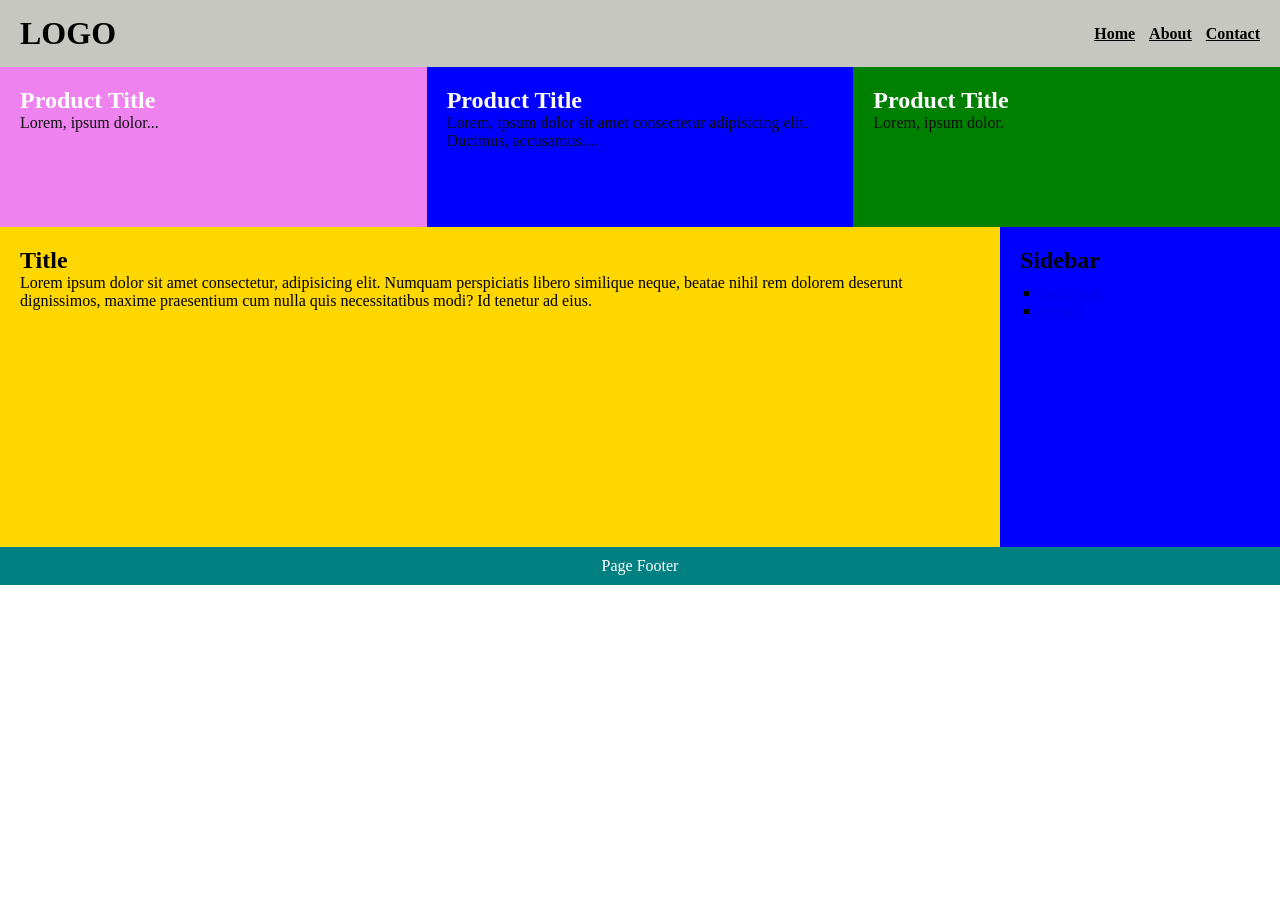
<file: day1 assignment/index.html>
<!DOCTYPE html>
<html lang="en">
<head>
    <meta charset="UTF-8">
    <meta name="viewport" content="width=device-width, initial-scale=1.0">
    <title>day 1 assignment</title>
    <link rel="stylesheet" href="css/style.css">
</head>
<body>
    <header>
        <h1><a href="https://www.google.com/">LOGO</a></h1>
        <nav>
            <a href="https://www.google.com/" target="_blank">Home</a>
            <a href="https://github.com/">About</a>
            <a href="https://www.google.com/">Contact</a>
        </nav>
    </header>
    <main id="main-ctn">
        <!-- <div class="left-ctn"> -->
        <div class="Product Title1">
            <h2>Product Title</h2>
            <p>Lorem, ipsum dolor...</p>
        </div>
        <div class="Product Title2">
            <h2>Product Title</h2>
            <p>Lorem, ipsum dolor sit amet consectetur adipisicing elit. Ducimus, accusamus....</p>
        </div>
        <div class="Product Title3">
            <h2>Product Title</h2>
            <p>Lorem, ipsum dolor.</p>
        </div>
    <!-- </div> -->
    
    </main>
    <section class="main">
        <div class="Content">
            <h2>Title</h2>
            <p>Lorem ipsum dolor sit amet consectetur, adipisicing elit. Numquam perspiciatis libero similique neque, beatae nihil rem dolorem deserunt dignissimos, maxime praesentium cum nulla quis necessitatibus modi? Id tenetur ad eius.</p>
        </div>
      <aside class="sidebar">
        <h2>Sidebar</h2>
        <ul>
            <li>
                <a href="https://www.facebook.com/">facebook</a>
            </li>
            <li>
                <a href="https://www.google.com/">google</a>
            </li>
        </ul>
      </aside>
    </section>

    <footer class="footer">Page Footer</footer>
    
</body>
</html>
</file>
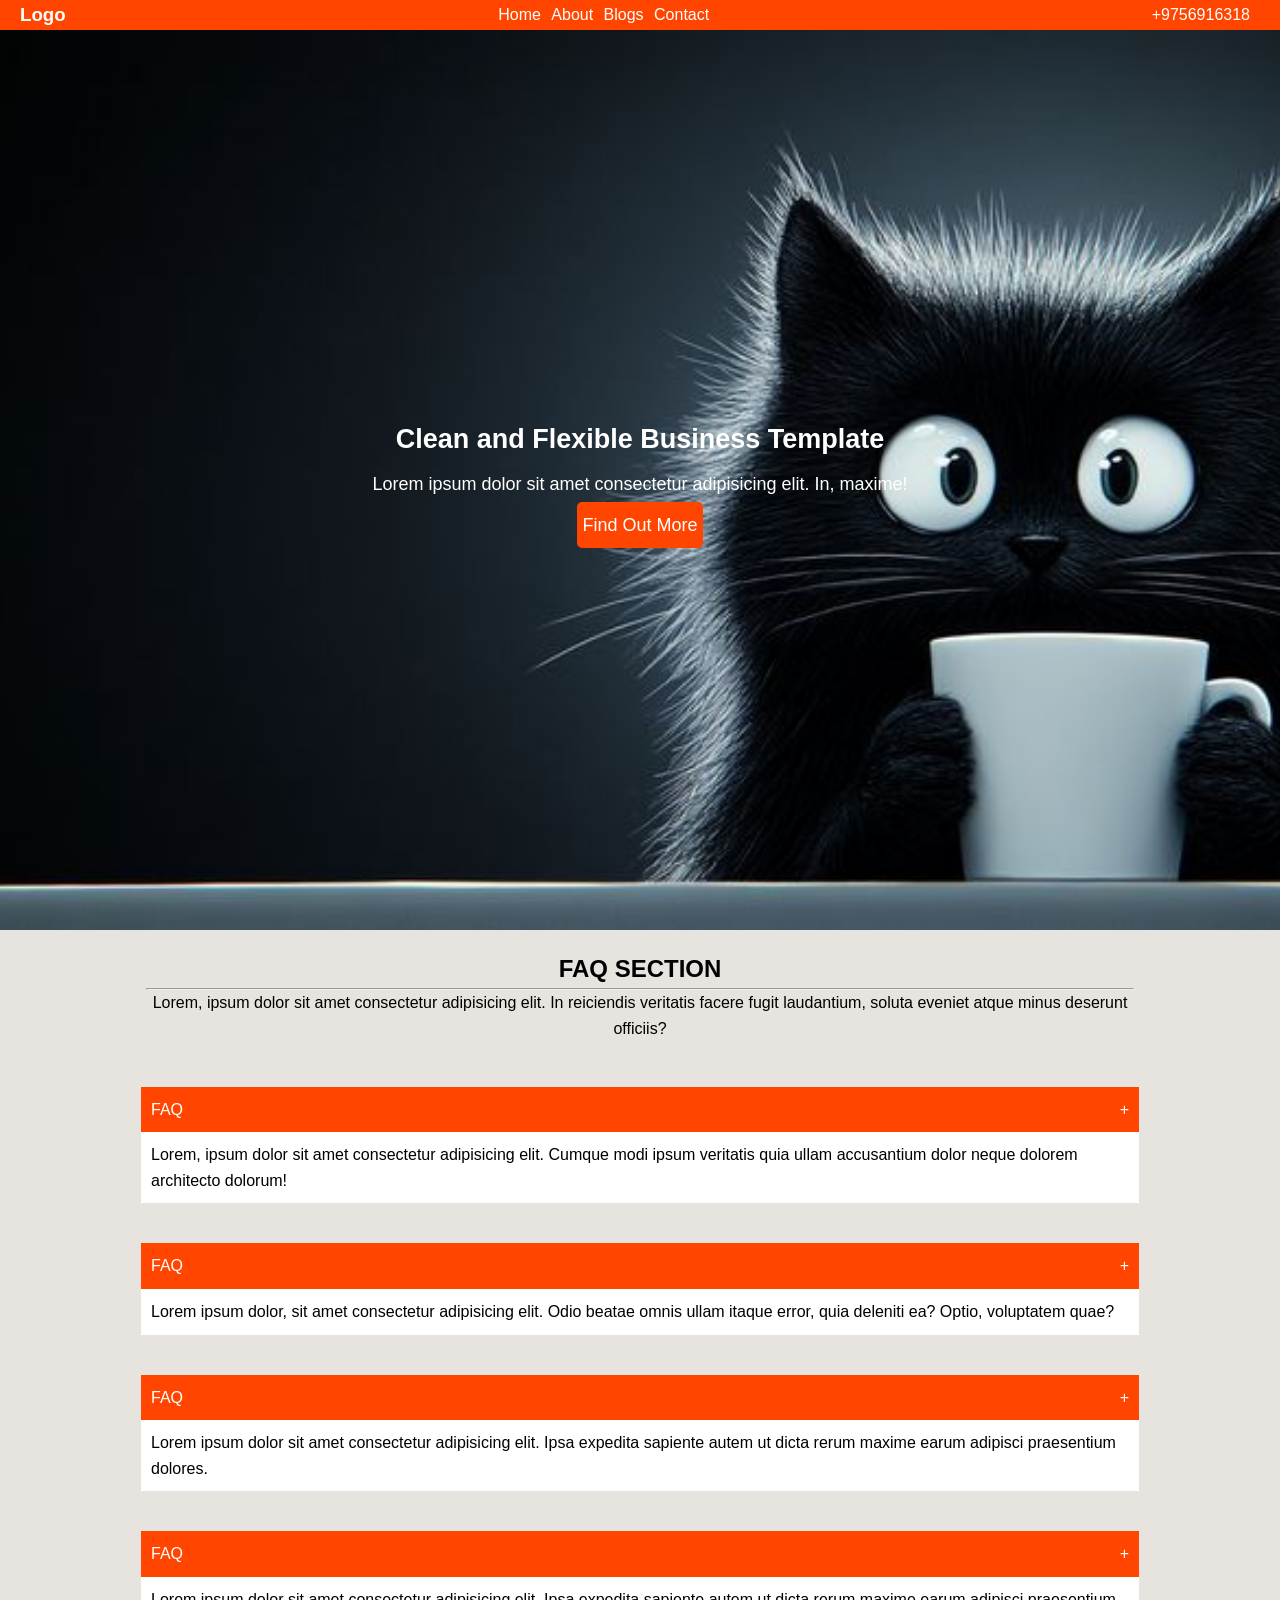
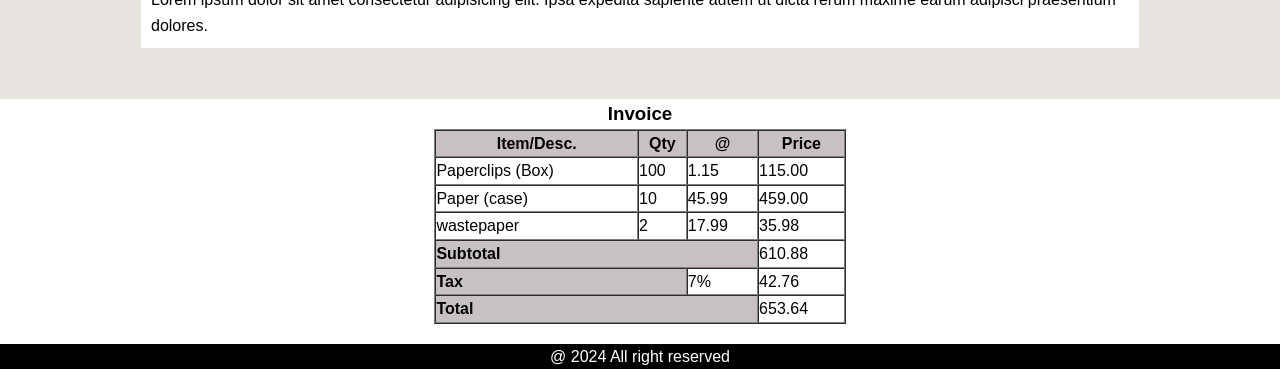
<file: day2 assignment/index.html>
<!DOCTYPE html>
<html lang="en">
<head>
    <meta charset="UTF-8">
    <meta name="viewport" content="width=device-width, initial-scale=1.0">
    <title>Day 2 assignment</title>
    <link rel="stylesheet" href="assets/css/style.css">
</head>
<body>
    <header>
        <h3><div class="logo">Logo</div></h3>
        <nav>
            <a href="index.html">Home</a>
            <a href="about.html">About</a>
            <a href="https://www.google.com/">Blogs</a>
            <a href="contact.html">Contact</a>
        </nav>
        <div><a href="contact.html">+9756916318</a></div>
    </header>
    <section class="template">
        <h2>Clean and Flexible Business Template</h2>       
        <p>Lorem ipsum dolor sit amet consectetur adipisicing elit. In, maxime!</p>
        <a href="#" class="btn">Find Out More</a>
    </section>
    
    <section class="outside">
    <div class="container">
    <div class="faq">
       <h2 class="circle-title">FAQ SECTION</h2> <hr>
        <p>Lorem, ipsum dolor sit amet consectetur adipisicing elit. In reiciendis veritatis facere fugit laudantium, soluta eveniet atque minus deserunt officiis?</p>
    </div>
    
        <div class="faq1">
            <div class="faq-question">FAQ <span>+</span></div>
            <div class="faq-answer">Lorem, ipsum dolor sit amet consectetur adipisicing elit. Cumque modi ipsum veritatis quia ullam accusantium dolor neque dolorem architecto dolorum!</div>
        </div>
        <div class="faq1">
            <div class="faq-question">FAQ <span>+</span></div>
            <div class="faq-answer">Lorem ipsum dolor, sit amet consectetur adipisicing elit. Odio beatae omnis ullam itaque error, quia deleniti ea? Optio, voluptatem quae?</div>
        </div>
        <div class="faq1">
            <div class="faq-question">FAQ <span>+</span></div>
            <div class="faq-answer">Lorem ipsum dolor sit amet consectetur adipisicing elit. Ipsa expedita sapiente autem ut dicta rerum maxime earum adipisci praesentium dolores.</div>
        </div>
        <div class="faq1">
            <div class="faq-question">FAQ <span>+</span></div>
            <div class="faq-answer">Lorem ipsum dolor sit amet consectetur adipisicing elit. Ipsa expedita sapiente autem ut dicta rerum maxime earum adipisci praesentium dolores.</div>
        </div>  
        <br>      
    </div>
    </section>        
        <div class="container">
        <div class="table">
            <h3>Invoice</h3>          
            <table border="1" cellspacing="0" width="70%">
                
                <tr>
                    <th>Item/Desc.</th>
                    <th>Qty</th>
                    <th>@</th>
                    <th>Price</th>

                </tr>
                
                <tr>
                    <td>Paperclips (Box)</td>
                    <td>100</td>
                    <td>1.15</td>
                    <td>115.00</td>
                </tr>
                <tr>
                    <td>Paper (case)</td>
                    <td>10</td>
                    <td>45.99</td>
                    <td>459.00</td>
                </tr>
                <tr>
                    <td>wastepaper</td>
                    <td>2</td>
                    <td>17.99</td>
                    <td>35.98</td>
                </tr>
                <tr>
                    <td colspan="3" class="text">Subtotal</td>
                    <td>610.88</td>
                </tr>
                <tr>
                    <td colspan="2" class="text">Tax</td>
                    <td>7%</td>
                    <td>42.76</td>
                </tr>
                <tr>
                    <td colspan="3" class="text">Total</td>
                    <td>653.64</td>
                </tr>
            </table>
        </div>
        </div>        
    <footer>
        <p>@ 2024 All right reserved</p>
    </footer>
    
</body>
</html>
</file>
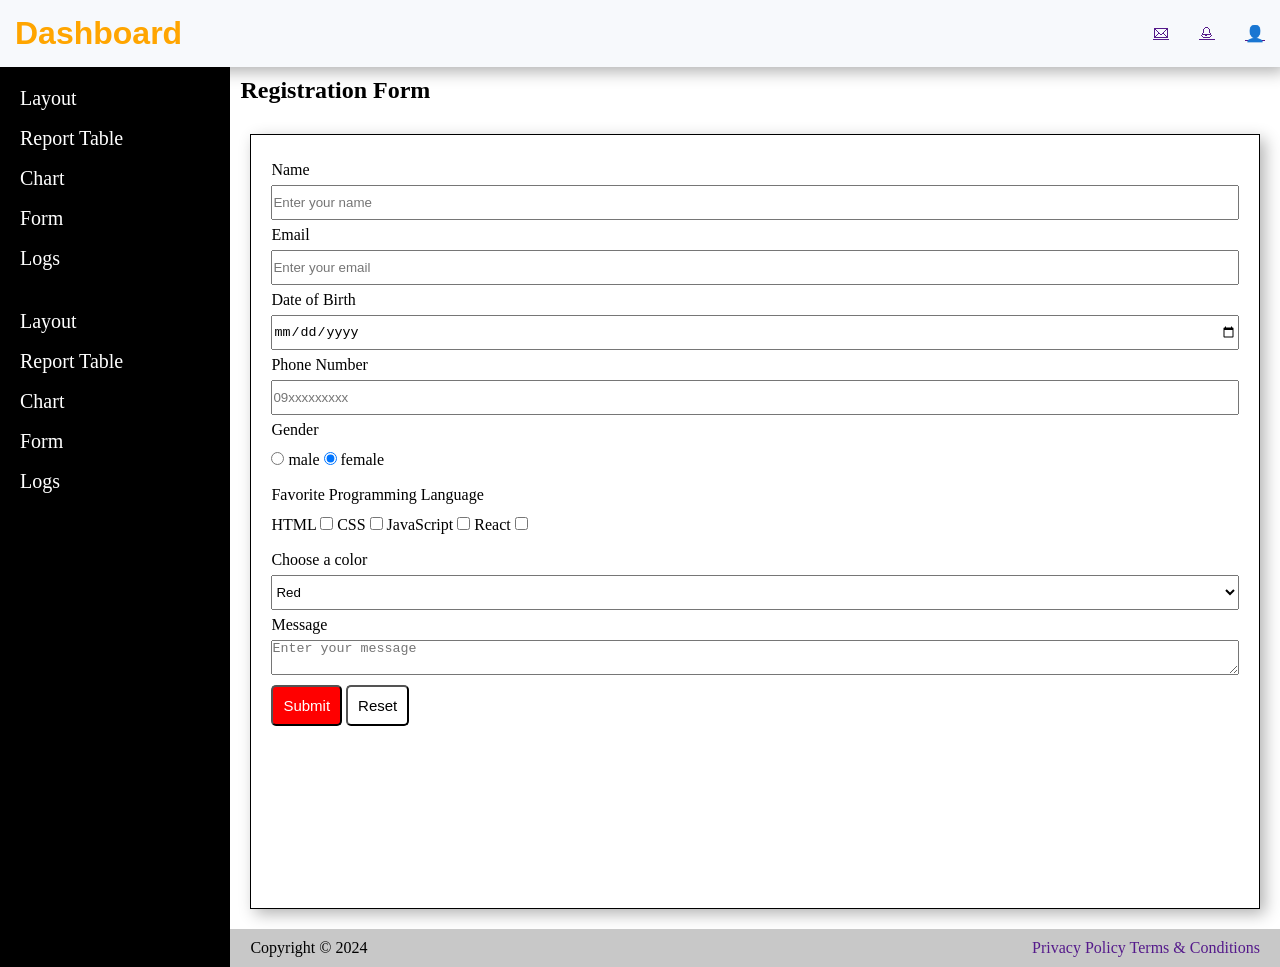
<file: day5 dashboard/index.html>
<!DOCTYPE html>
<html lang="en">
<head>
    <meta charset="UTF-8">
    <meta name="viewport" content="width=device-width, initial-scale=1.0">
    <link rel="stylesheet" href="assets/css/style.css">
    <title>Dashboard</title>
</head>
<body>
    <header>
        <h1>Dashboard</h1>
        <div class="mini">
            <a href="">&#128386;</a>
            <a href="">&#128365;</a>
            <a href="">&#128100;</a>
        </div>
    </header>
    <main>
        <section class="menu">
            <div class="left-menu">
        <a href="">Layout</a>
        <a href="">Report Table</a>
        <a href="">Chart</a>
        <a href="">Form</a>
        <a href="">Logs</a>
        <br>
        
        <a href="">Layout</a>
        <a href="">Report Table</a>
        <a href="">Chart</a>
        <a href="">Form</a>
        <a href="">Logs</a>
    </div>
    </section>

        <section class="register">
            <h2>Registration Form</h2>
            <div class="form">
            <label>Name</label>
            <input type="text" placeholder="Enter your name">

            <label>Email</label>
            <input type="text" placeholder="Enter your email">

            <label>Date of Birth</label>
            <input type="date" placeholder="Enter your Birthday">

            <label>Phone Number</label>
            <input type="phone" placeholder="09xxxxxxxxx">

            <label>Gender</label>
            <div class="gen">
                <input type="radio" name="Gender" value="male" checked>
                <label>male</label>
                <input type="radio" name="Gender" value="female" checked>
                <label>female</label>
            </div>

            <label>Favorite Programming Language</label>
                    <div class="lan">
                        <label for="html">HTML</label>
                        <input type="checkbox" id="html" name="language" value="html">
                        <label for="css">CSS</label>
                        <input type="checkbox" id="css" name="language" value="css">
                        <label for="javascript">JavaScript</label>
                        <input type="checkbox" id="javascript" name="language" value="javascript">
                        <label for="react">React</label>
                        <input type="checkbox" id="react" name="language" value="react">
                    </div>
            
                    <label>Choose a color</label>
                    <select>
                        <option value="red">Red</option>
                        <option value="orange">orange</option>
                        <option value="purple">purple</option>                        
                    </select>

            <label>Message</label>
            <textarea id="message" placeholder="Enter your message"></textarea>

            <div class="submits">
            <button class="submit">Submit</button>
            <button class="reset">Reset</button>
         </div>
    </div>
    <footer>
        <p>Copyright © 2024</p>

         <div class="policy">
            <a href="">Privacy Policy</a>
            <a href="">Terms & Conditions</a>
        </div>                        
    </footer>
    </section>
    </main>
</body>
</html>
</file>
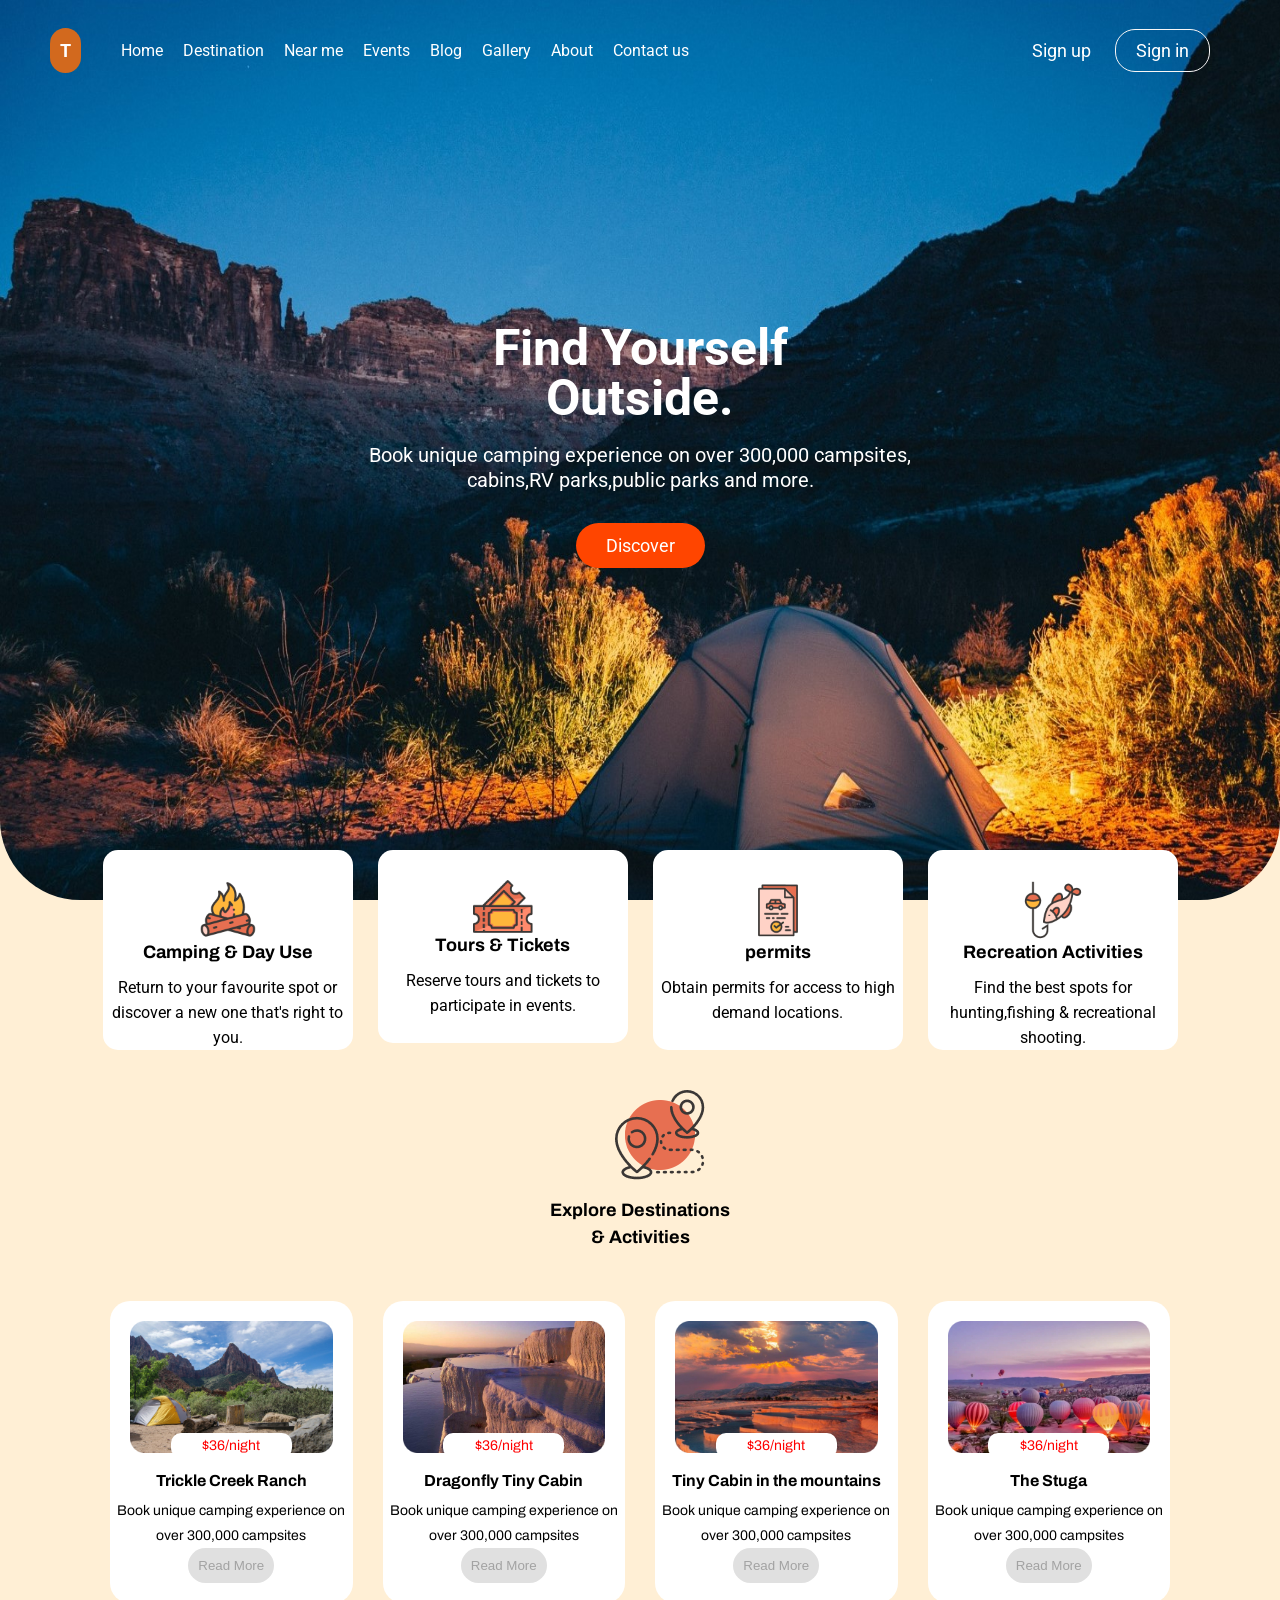
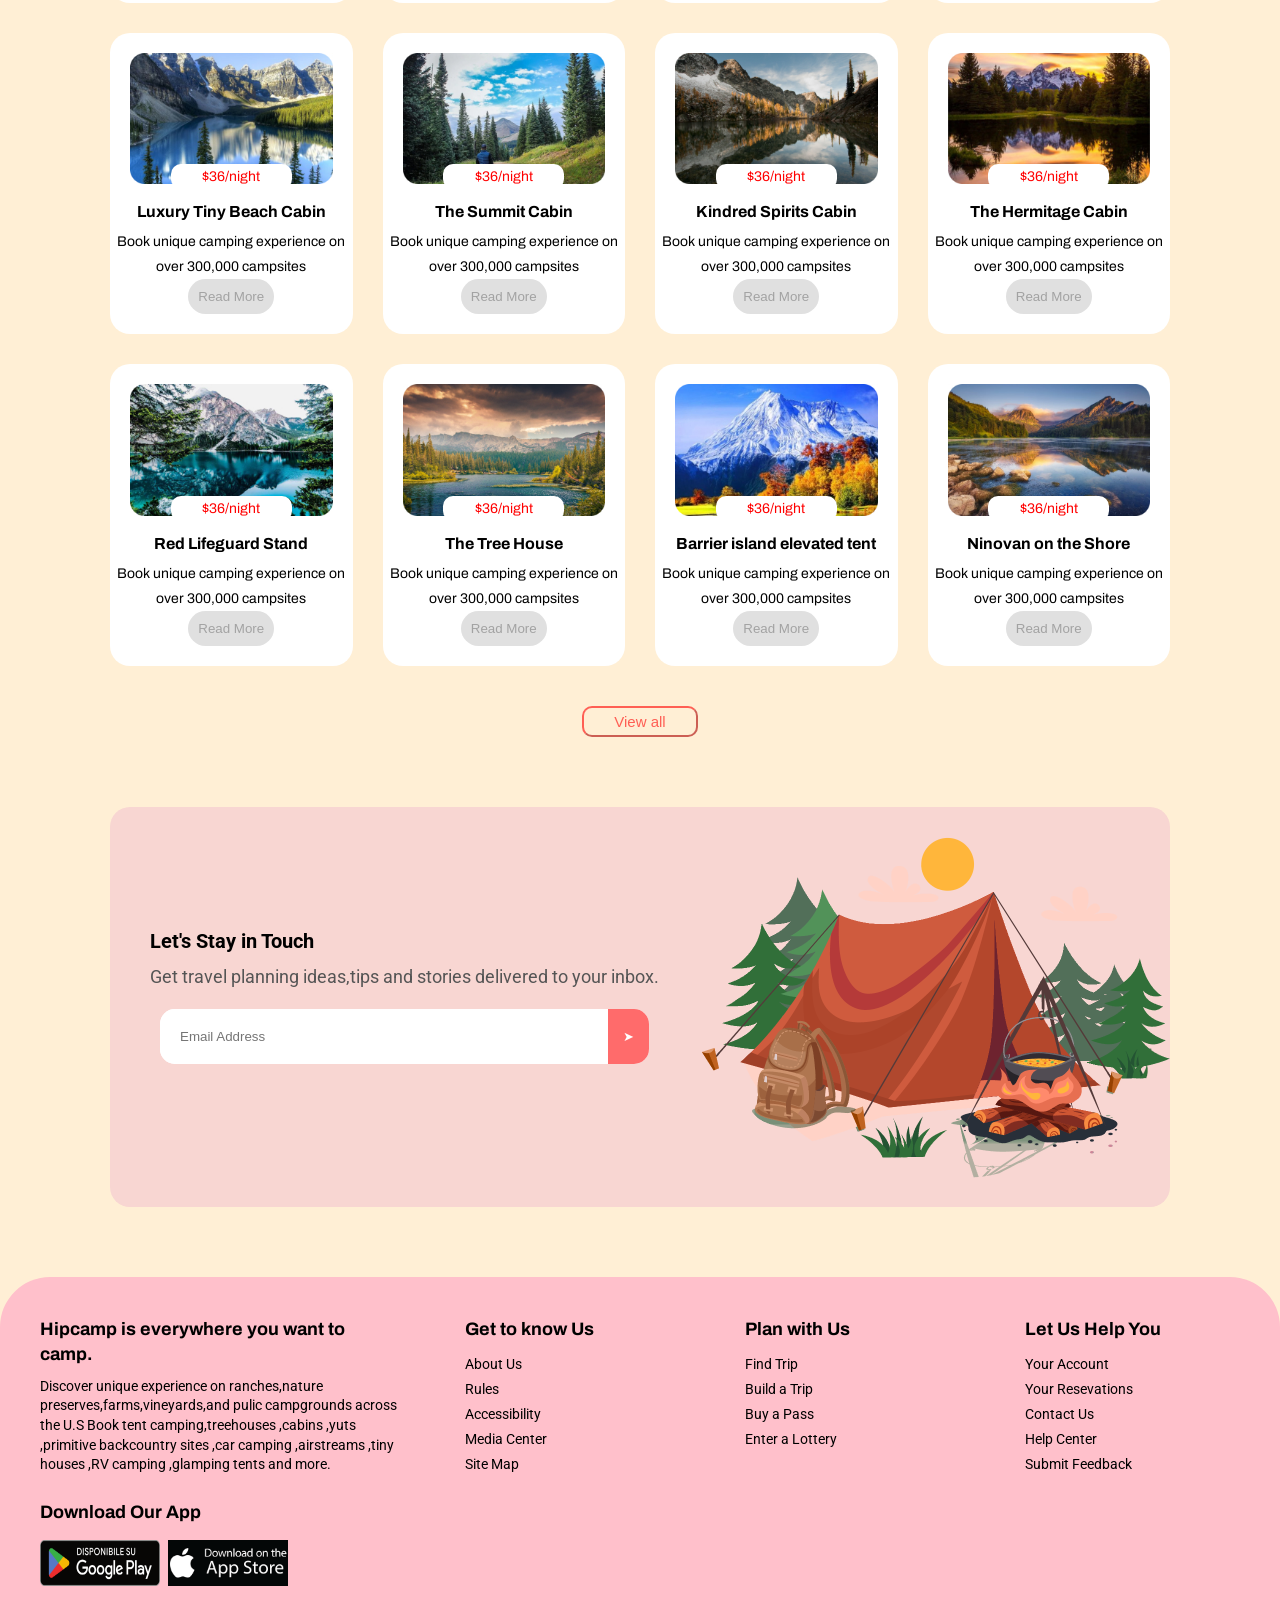
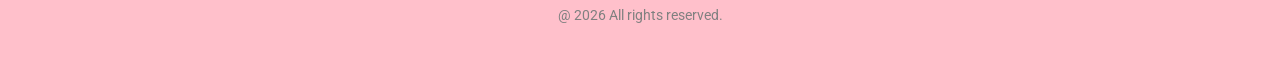
<file: day8 camping assignment/index.html>
<!DOCTYPE html>
<html lang="en">
<head>
    <meta charset="UTF-8">
    <meta name="viewport" content="width=device-width, initial-scale=1.0">
    <title>Camping</title>
    <link rel="stylesheet" href="assets/css/style.css">
</head>
<body>
    <header>
       <div class="nav-left">
        <div class="logo">T</div>
        <ul class="nav">
            <li><a href="">Home</a></li>
            <li><a href="">Destination</a></li>
            <li><a href="">Near me</a></li>
            <li><a href="">Events</a></li>
            <li><a href="">Blog</a></li>
            <li><a href="">Gallery</a></li>
            <li><a href="">About</a></li>
            <li><a href="">Contact us</a></li>
        </ul>
       </div>
       <div class="nav-right">
        <a href="">Sign up</a>
        <a href="" class="border">Sign in</a>
       </div>
    </header>
    <main>
        <section class="banner">
            <h2 class="text">Find Yourself <br> Outside.</h2>
            <p>Book unique camping experience on over 300,000 campsites, <br> cabins,RV parks,public parks and more.</p>
            <a href="" class="cmn-btn">Discover</a>
        </section>
        <section class="services">
            <div class="card"> 
                <span class="card-icon"><img src="./assets/images/1.png" alt=""></span>
                <h3>Camping & Day Use</h3>
                <p>Return to your favourite spot or discover a new one that's right to you.</p>
            </div>
            <div class="card"> 
                <span class="card-icon"><img src="./assets/images/tickets.png" alt=""></span>
                <h3>Tours & Tickets</h3>
                <p>Reserve tours and tickets to participate in events.</p> <br>
            </div>
            <div class="card"> 
                <span class="card-icon"><img src="./assets/images/3.png" alt=""></span>
                <h3>permits</h3>
                <p>Obtain permits for access to high demand locations.</p> <br>
            </div>
            <div class="card"> 
                <span class="card-icon"><img src="./assets/images/4.png" alt=""></span>
                <h3>Recreation Activities</h3>
                <p>Find the best spots for hunting,fishing & recreational shooting.</p>
            </div>
        </section>
        <section class="card-container">
            <div class="section-header">
                <div class="card-img">
        
                    <img src="./assets/images/sun.png" alt="Destination">
                </div>
                <h4>Explore Destinations <br> & Activities</h4>
            </div>
            <div class="cardcolumn">
                <div class="image-box">
                    <img src="./assets/images/images/card1.jpg" alt="img1">
                    <span class="price">$36/night</span>

                    <h5>Trickle Creek Ranch</h5>
                    <p>Book unique camping experience on over 300,000 campsites</p>
                    <button class="read-more" disabled       >Read More</button>
                </div>

                <div class="image-box">
                    <img src="./assets/images/images/card2.jpg" alt="img1">
                    <span class="price">$36/night</span>

                    <h5>Dragonfly Tiny Cabin</h5>
                    <p>Book unique camping experience on over 300,000 campsites</p>
                    <button class="read-more">Read More</button>
                </div>
                <div class="image-box">
                    <img src="./assets/images/images/card3.jpg" alt="img1">
                    <span class="price">$36/night</span>

                    <h5>Tiny Cabin in the mountains</h5>
                    <p>Book unique camping experience on over 300,000 campsites</p>
                    <button class="read-more">Read More</button>
                </div>
                <div class="image-box">
                    <img src="./assets/images/images/card4.jpg" alt="img1">
                    <span class="price">$36/night</span>

                    <h5>The Stuga</h5>
                    <p>Book unique camping experience on over 300,000 campsites</p>
                    <button class="read-more">Read More</button>
                </div>
                <div class="image-box">
                    <img src="./assets/images/images/card5.jpg" alt="img1">
                    <span class="price">$36/night</span>

                    <h5>Luxury Tiny Beach Cabin</h5>
                    <p>Book unique camping experience on over 300,000 campsites</p>
                    <button class="read-more">Read More</button>
                </div>
                <div class="image-box">
                    <img src="./assets/images/images/card6.jpg" alt="img1">
                    <span class="price">$36/night</span>

                    <h5>The Summit Cabin</h5>
                    <p>Book unique camping experience on over 300,000 campsites</p>
                    <button class="read-more">Read More</button>
                </div>
                <div class="image-box">
                    <img src="./assets/images/images/card7.jpg" alt="img1">
                    <span class="price">$36/night</span>

                    <h5>Kindred Spirits Cabin</h5>
                    <p>Book unique camping experience on over 300,000 campsites</p>
                    <button class="read-more">Read More</button>
                </div>
                <div class="image-box">
                    <img src="./assets/images/images/card8.jpg" alt="img1">
                    <span class="price">$36/night</span>

                    <h5>The Hermitage Cabin</h5>
                    <p>Book unique camping experience on over 300,000 campsites</p>
                    <button class="read-more">Read More</button>
                </div>
                <div class="image-box">
                    <img src="./assets/images/images/card9.jpg" alt="img1">
                    <span class="price">$36/night</span>

                    <h5>Red Lifeguard Stand</h5>
                    <p>Book unique camping experience on over 300,000 campsites</p>
                    <button class="read-more">Read More</button>
                </div>
                <div class="image-box">
                    <img src="./assets/images/images/card1o.jpg" alt="img1">
                    <span class="price">$36/night</span>

                    <h5>The Tree House</h5>
                    <p>Book unique camping experience on over 300,000 campsites</p>
                    <button class="read-more">Read More</button>
                </div>
                <div class="image-box">
                    <img src="./assets/images/images/card11.jpg" alt="img1">
                    <span class="price">$36/night</span>

                    <h5>Barrier island elevated tent</h5>
                    <p>Book unique camping experience on over 300,000 campsites</p>
                    <button class="read-more">Read More</button>
                </div>
                <div class="image-box">
                    <img src="./assets/images/images/card12.jpg" alt="img1">
                    <span class="price">$36/night</span>

                    <h5>Ninovan on the Shore</h5>
                    <p>Book unique camping experience on over 300,000 campsites</p>
                    <button class="read-more">Read More</button>
                </div>
            </div>
            <div class="view">
                <button>View all</button>
            </div>
        
        <div class="subscribe">
            <div class="left-side">
                <h6>Let's Stay in Touch</h6>
                <p>Get travel planning ideas,tips and stories delivered to your inbox.</p>
                <div class="input-box">
                    <input type="email" placeholder="Email Address">
                    <button>&#10148;</button>
                </div>
            </div>
            <div class="right-side">
                <img src="./assets/images/house.png" alt="">
            </div>
        </div>
    </section>
</main>
    <footer class="footer">
        <div class="footer-grid">
            <div>
                <div class="paragraph">               
                <h6>Hipcamp is everywhere you want to camp.</h6>
                <p>Discover unique experience on ranches,nature preserves,farms,vineyards,and pulic campgrounds across the U.S Book tent camping,treehouses ,cabins ,yuts ,primitive backcountry sites ,car camping ,airstreams ,tiny houses ,RV camping ,glamping tents and more.</p>
                <br>
                <h6>Download Our App</h6>
           
            <div class="app-buttons">
                
                <img src="./assets/images/images/Google_Play_Store_badge_IT.svg.png" alt="play store">
                <img src="./assets/images/images/images.png" alt="">
            </div>
        </div>
        </div>
            <div class="plan">
                <h6>Get to know Us</h6>
                    <li><a href="">About Us</a></li>
                    <li><a href="">Rules</a></li>
                    <li><a href="">Accessibility</a></li>
                    <li><a href="">Media Center</a></li>
                    <li><a href="">Site Map</a></li>
            </div>
            <div class="plan">
                <h6>Plan with Us</h6>
                <li><a href="">Find Trip</a></li>
                <li><a href="">Build a Trip</a></li>
                <li><a href="">Buy a Pass</a></li>
                <li><a href="">Enter a Lottery</a></li>
            </div>
            <div class="plan">
                <h6>Let Us Help You</h6>
                <li><a href="">Your Account</a></li>
                <li><a href="">Your Resevations</a></li>
                <li><a href="">Contact Us</a></li>
                <li><a href="">Help Center</a></li>
                <li><a href="">Submit Feedback</a></li>
            </div>
        </div>
        <p class="copy">@ 2026 All rights reserved.</p>
    </footer>
</body>
</html>
</file>
<file: day1 assignment/css/style.css>
*{
    margin: 0;
    padding: 0;
    box-sizing: border-box;
}

header  {
    background-color: rgb(199, 199, 193); 
    display: flex;
    justify-content: space-between;
    padding: 15px 20px;
    align-items: center;
    

}
h1 a {
    text-decoration: none;
    color: black;

}

header nav a    {
    margin-left: 10px;
    color: black;
    font-weight: bold;
}
#main-ctn   {
    display: flex;
    
}

.Product {
    flex: 1;    
    padding: 20px;
    color: black;
    height: 160px;

}

.Title1 {
    background: violet;
    color: white;
}

.Title2 {
    background: blue;
    color: white;
}
.Title3 {
    background: green;
    color: white;
}
.Product p {
    color: rgb(15, 15, 16);
}
.main   {
    display: flex;
    height: 320px;
}

.Content {
   
    background: gold;
    padding: 20px;
    flex: 4;
}
.sidebar {
    
    background: blue;
    color: black;
    padding: 20px;
    font-weight: bold;
    flex: 1;
}
.sidebar ul{
    list-style-type: square;
    margin-left: 20px;
    margin-top: 10px;
}
.footer {
    text-align: center;
    padding: 10px;
    background: teal;
    color: white;
}
</file>
<file: day2 assignment/assets/css/style.css>
*{
    margin: 0;
    padding: 0;
    box-sizing: border-box;
}

header {
    display: flex;
    justify-content: space-between;
    align-items: center;
    padding: 15px 20px;
    background-color: orangered;
    color: white;    
    height: 1px;
}
header div a {
    text-decoration: none;
    padding: 10px;
    align-items: center;
    color: white;
    justify-content: left;

}
header nav a {
    text-decoration: none;
    color: white;
    align-items: center;
    padding: 3px;
}
body {
    font-family: Arial, Helvetica, sans-serif;
    line-height: 1.6;
}
.template {
    background-image: url("../images/Cat\ 7.jpg");
    background-size: cover;
    background-position: center;
    height: 100vh;
    display: flex;
    flex-direction: column;
    justify-content: center;
    align-items: center;
    color: white;
    line-height: 2; 
    font-size: large;      
}

.btn {
    text-decoration: none;
    border-radius: 5px;
    background-color: orangered;
    color: white;
    padding: 5px 5px;
    display: inline-block;
}
.outside {
    background-color: rgb(231, 228, 224);
}
.container {
    width: 1028px;
    margin: auto;
}
.faq {
    text-align: center;
    padding: 20px;
}

.faq1 {
    margin: 10px 0;
    padding: 15px;    
}
.faq-question {
    background: orangered;
    color: white;
    padding: 10px;
    display: flex;
    justify-content: space-between;
}
.faq-answer {
    background: white;
    padding: 10px;    
    
}
table {
    margin: 0 auto;
    margin-bottom: 20px;
    margin-left: auto;
    margin-right: auto;
    width: 40%;
}
.table h3 {
    text-align: center;       
}

.table th {
    background-color: rgb(199, 193, 193);
    font-weight: bold;
   
}
.text {
    background-color: rgb(199, 193, 193);
    font-weight: bold;
}
footer {
    text-align: center;
    background-color: black;
    color: white;
    min-height: 0%;
}
</file>
<file: day5 dashboard/assets/css/style.css>
* {
    margin: 0;
    padding: 0;
    box-sizing: border-box;
}

header {
    color: orange;
    background-color: rgb(247, 249, 252);
    width: 100%;
    display: flex;
    justify-content: space-between;
    align-items: center;
    padding: 15px;
    /* border-bottom: 2px solid gray; */
    text-decoration: none; 
    box-shadow: 5px 5px 15px rgba(0,0,0,0.3);
    font-family: Arial, Helvetica, sans-serif;
    
}
.mini {
    display: flex;
    justify-content: space-between;
    gap: 30px; 
    flex-direction: row;
    text-decoration: none;   
}
main {
    display: flex;
    height: 100vh;
    justify-content: space-between;
    width: 100%;
}
.menu {
    background-color: black;
    color: white;
    width: 18%;
    height: 100%;
    display: flex;
    align-items: flex-start; 
    flex-direction: column;   
}
.left-menu {
    width: 100%;
    height: 25%;
    display: flex;
    flex-direction: column;
    align-items: flex-start;
    font-size: 20px;
}
.left-menu a {
    color: white;
    text-decoration: none;
    height: 40px;
    padding: 20px 20px;
}
.register {
    width: 82%;
    height: 100%;
    display: flex;
    flex-direction: column;
}
h2 {
    padding: 10px 10px;

}
.form {
     padding: 20px 20px;
    border: 1px solid black;
    height: 90vh;
    line-height: 30px;
    box-shadow: 5px 5px 15px rgba(0,0,0,0.3);
    margin: 20px 20px;
}
.form>* {
    width: 100%;
    height: 35px;
   
}
.submits {
    width: 100%;
    height: 50px;
}
.submit {
    color: white;
    background-color: red; 
    font-size: 15px;
    border-radius: 5px;  
    padding: 10px 10px; 
}
.reset {
    color: black;
    background-color: white;
    font-size: 15px;
    border-radius: 5px;
    padding: 10px 10px;
}
footer {
    width: 100%;
    background-color: #c8c8c8;
    padding: 0;
    display: flex;
    justify-content: space-between;
    align-items: center;
    padding: 10px 20px;
    
}
.policy a {
    text-decoration: none;
}
</file>
<file: day8 camping assignment/assets/css/style.css>
@import url('https://fonts.googleapis.com/css2?family=Archivo:ital,wght@0,100..900;1,100..900&family=Roboto:ital,wght@0,100..900;1,100..900&display=swap');

* {
    margin: 0;
    padding: 0;
    box-sizing: border-box;
}
:root {
    --font-Roboto: 'Roboto';
    --font-Archivo: 'Archivo';
    --white: var(--white);
    --papayawhip: papayawhip;

}
body {
    font-family: var(--font-Roboto); 
    background-color: papayawhip;
    font-size: 16px;
    line-height: 25px;
    color: black;
    
}
header {
    min-height: 100px;
    display: flex;
    justify-content: space-between;
    align-items: center;
    padding: 20px 50px;
    background: transparent;
    z-index: 1000;
    position: fixed;
    width: 100%;
    font-size: 18px;

}
.nav-left {
    display: flex;
    align-items: center;
    gap: 40px;
    background: transparent;
    font-family: var(--font-Roboto);
}
.nav {
    display: flex;
    list-style: none;
    gap: 20px;
    margin: 0;
    padding: 0;
   
}
.nav li a {
    text-decoration: none;
    color: white;
    font-size: 16px;
    
}
.logo {
    font-weight: Bold;
    background-color: chocolate;
    border-radius: 100px;
    padding: 10px 10px;
    color: white;
}
.nav-right a {
    text-decoration: none;
     font-family: var(--font-Roboto);
     color: white;
     font-size: 18px;
     
}
.border {
    margin: 20px;
    border: 1px solid rgb(248, 246, 246);
    border-radius: 20px;
    padding: 10px 20px;
    text-decoration: none;
}
.banner {
    background-image: url(../images/images/copy.jpg);
    background-size: 100% 100%;
    background-repeat: no-repeat;
    display: flex;
    justify-content: center;
    align-items: center;
    flex-direction: column;
    gap: 20px;
    height: 100vh;
    color: white;
    width: 100%;
    border-radius: 0 0 80px 80px;
    font-family: var(--font-Roboto);
    font-size: 18px;
}
.text {
    font-size: 50px;
    font-weight: bold;
    line-height: 50px;
    text-align: center;
}
.banner p {
    font-size: 20px;
    text-align: center;
}
    .cmn-btn {
        background-color: orangered;
        color: white;
        border-radius: 25px;
        text-align: center;
        padding: 10px 30px;
        margin: 10px;
        font-size: bold;
        display: inline-flex;
        align-items: center;
        text-decoration: none;
    }
    .services {
        display: flex;
        justify-content: center;
        gap: 25px;
        margin: -50px auto 0;
        width: 100%;
        
        /* grid-template-rows: repeat(4,0.5fr); */
        padding: 0px 30px;
        align-items: stretch;

       
        /* transform: translateY(-50px); */
        /* align-items: stretch; */
        
    }   
    .card {
        background-color: white;
        border-radius: 15px;
        display: flex;
        /* grid-template-columns: 357px 1fr 1fr 1fr;; */
        justify-content: flex-start;
        flex-direction: column;
        flex-wrap: wrap;
        height: 100%;
        flex: 1;
        max-width: 250px;
        text-align: center;
    }
    .card-icon img {
        width: 60px;
        height: auto;
        display: block;
        margin: 0 auto;
        padding-top: 30px;   
    }
    .card h3 {
        margin-bottom: 10px;
        font-size: 18px;
        font-family:var(--font-Archivo)
    }
    .card p {
        font-size: 16px;
        margin: 0;
        font-family: var(--font-Roboto);
    }
    
.card-container {
    max-width: 1100px;
    margin: auto;
   padding: 40px 20px;
   text-align: center;

}
.section-header {
    margin-bottom: 40px;
}
.card-img {
    width: 50px;
    margin-bottom: 15px;
    margin: 0 auto;
}
.section-header h4 {
    font-size: 18px;
    text-align: center;
    line-height: 1.5;
    padding: 10px 20px;
    font-weight: bold;
    font-family: var(--font-Archivo)    
}
.cardcolumn {
    max-width: 1200px;
    margin: 0 auto;
    display: grid;
    grid-template-columns: repeat(auto-fit , minmax(220px, 2fr));
    gap: 30px;
}
.image-box {
    background-color: white;
    flex: 1;
    display: flex;
    flex-direction: column;
    box-shadow: 0 8px 20px rgba(red, green, blue, alpha);
    transition: 0.3s;
    border-radius: 20px;
    cursor: pointer;
    font-size: 14px;
    font-family: var(--font-Archivo);
    
}
.image-box:hover {
    transform: translateY(-5px);
}
.image-box img {
    object-fit: cover;
    border-radius: 10px;
    padding: 20px 20px;
}
.image-box> .read-more {
    margin: 0 auto;
    padding: 10px 10px;
    border-radius: 20px;
    margin-bottom: 20px;
    background-color: #cccccc;
    color: #666666;
    opacity: 0.6;
    border: none;
    
}
.image-box h5 {
    font-size: 16px;
    margin: 10px 0 5px;
}
.image-box> .price {
    display: flex;
    justify-content: center;
    gap: 25px;
    margin: -40px auto 0;
    width: 50%;
    background-color: white;
    border-radius: 10px;
    color: red;
}
.view {
    margin: 0 auto;
    padding: 40px;
}
.view button {
    padding: 5px 30px;
    font-size: 15px;
    border-radius: 10px;
    color: red;
    border-color: red;
    opacity: 0.6;
    background-color: transparent;
    cursor: pointer;
    text-align: center;
}
.subscribe {
    display: flex;
    justify-content: space-between;
    align-items: center;
    background: #f8d6d2;
    border-radius: 20px;
    max-width: 1100px;
    margin: 30px auto;
    height: 400px;
}
.left-side {
    margin-bottom: 10px;
    text-align: left;
    padding: 30px;
    
}
.left-side h6 {
    font-size: 20px;
    margin: 10px;
}
.left-side p {
    font-size: 18px;
    color: #555;
    margin: 10px;
}
.input-box {
    display: flex;
    margin: 20px 20px;
    background: white;
    border-radius: 15px;
    overflow: hidden;
}
.input-box input {
    border: none;
    padding: 20px;
    flex: 1;
    outline: none;
}
.input-box button {
    border: none;
    background: #ff6b6b;
    color: white;
    padding: 10px 15px;
    cursor: pointer;
}
.footer {
    background: pink;
    padding: 40px 20px;
    border-radius: 50px 50px 0 0;
}
.footer-grid {
    display: grid;
    grid-template-columns: 400px 1fr 1fr 1fr;
    gap: 25px;
}
.paragraph {
    padding: 0 20px;
}
.footer h6 {
    margin-bottom: 10px;
    font-size: 18px;
    font-family: var(--font-Archivo);
    
}
.footer p {
    font-size: 14px;
    line-height: 1.4;
    font-family: var(--font-Roboto);
}
.app-buttons {
    margin-top: 15px;
    display: flex;
    gap: 8px;    

}
.app-buttons img {
    width: 120px;
    cursor: pointer;
}
.plan {
    padding: 0 20px;
    text-align: left;
    list-style: none;
    text-decoration: none;
    font-size: 15px;
}
.plan li a {
    list-style: none;
    text-decoration: none;
    color: black;
    font-size: 14px;
    font-family: var(--font-Roboto);
}
.copy {
    text-align: center;
    margin-top: 20px;
    font-size: 13px;
    color: gray;
}
@media screen and (max-width:768px) {
    .services {
        display: flex;
        flex-direction: column;
        align-items: center;
        padding: 20px;
    }
    .card {
        width: 100%;
        max-width: 350px;
        margin-bottom: 20px;
    }
    h1,h2,h3 {
        font-size: 2rem;
        text-align: center;
        line-height: 1.2;
    }
    p {
        font-size: 1rem;
        text-align: center;
    }
    .cardcolumn {
        border-radius: 20px;
        overflow: hidden;
        display: flex;
        flex-direction: column;
        align-items: center;
    }
    .image-box {
        width: 100%;
        height: 200px;
        object-fit: cover;
    }
    .subscribe {
        display: flex;
        flex-direction: column;
        align-items: center;
        gap: 10px;
    }
    .footer {
        display: flex;
        flex-direction: column;
        gap: 10px;
    }
    .footer-grid {
        text-align: left;
        display: grid;
        grid-template-columns: 1fr 1fr;
    }
}
</file>
